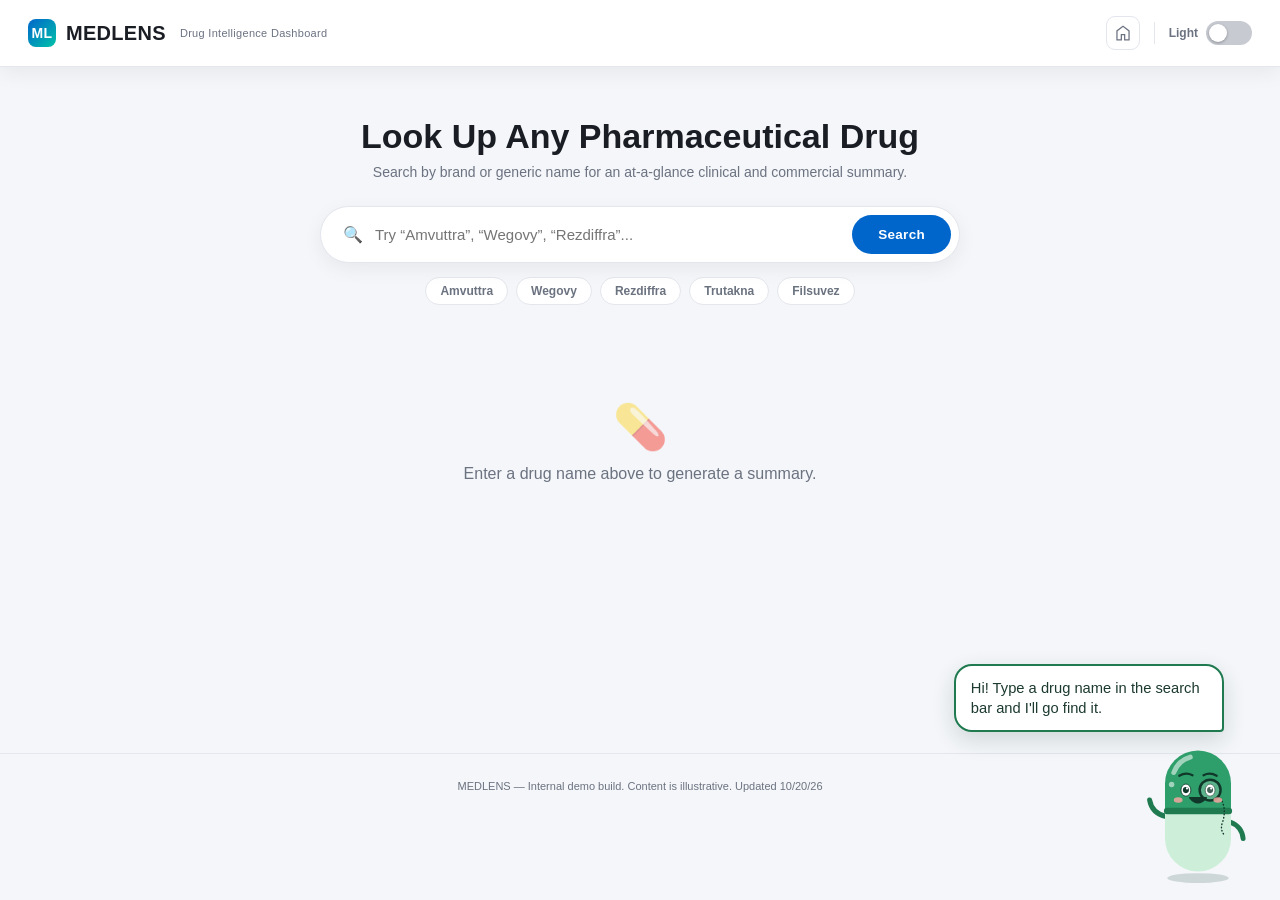
<file: index.html>
<!DOCTYPE html>
<html lang="en">
<head>
<meta charset="UTF-8">
<meta name="viewport" content="width=device-width, initial-scale=1.0">
<title>MEDLENS — Drug Intelligence Dashboard</title>
<style>
:root{
--accent:#0066CC; --accent-soft:#0066CC1a;
--bg:#f4f6f9; --panel:#ffffff; --text:#1a1d24; --muted:#6b7280; --border:#e3e6ec;
--radius:16px; --shadow:0 6px 20px rgba(20,20,40,.06); --shadow-hover:0 12px 28px rgba(20,20,40,.12);
--anatomy-color:#498fcb;
}
[data-theme="dark"]{
--bg:#0e0f14; --panel:#181a22; --text:#eef0f5; --muted:#9aa0b0; --border:#262a36;
--shadow:0 6px 20px rgba(0,0,0,.4); --shadow-hover:0 12px 30px rgba(0,0,0,.55);
}
*{box-sizing:border-box;}
body{margin:0;font-family:'Helvetica Neue',Helvetica,Arial,sans-serif;background:var(--bg);color:var(--text);transition:background .3s,color .3s;-webkit-font-smoothing:antialiased;}
header.topbar{position:sticky; top:0; z-index:50; display:flex; align-items:center; justify-content:space-between; padding:16px 28px; background:var(--panel); border-bottom:1px solid var(--border); box-shadow:var(--shadow);}
.logo{ display:flex; align-items:center; gap:10px; font-weight:700; font-size:20px; letter-spacing:.3px;}
.logo .mark{ width:28px;height:28px;border-radius:8px; background:linear-gradient(135deg,#0066CC,#00C2A8); display:flex;align-items:center;justify-content:center;color:#fff;font-size:14px;font-weight:800;}
.logo-sub{ font-size:11px; color:var(--muted); font-weight:500; margin-left:4px;}
.switch{ position:relative; width:46px; height:24px; flex-shrink:0;}
.switch input{ opacity:0; width:0; height:0;}
.slider{ position:absolute; cursor:pointer; inset:0; background:#c7cad1; border-radius:24px; transition:.25s;}
.slider::before{ content:""; position:absolute; height:18px;width:18px;left:3px;bottom:3px;background:#fff;border-radius:50%;transition:.25s; box-shadow:0 1px 3px rgba(0,0,0,.3);}
input:checked + .slider{ background:var(--accent);}
input:checked + .slider::before{ transform:translateX(22px);}
.theme-row{ display:flex; align-items:center; gap:8px; font-size:12px; color:var(--muted); font-weight:600;}
.nav-right{ display:flex; align-items:center; gap:14px; }
.nav-divider{ width:1px; height:22px; background:var(--border); flex-shrink:0; }
/* Hub link. The icon is inlined with fill="currentColor" rather than
   loaded as an <img>, so its color follows the CSS below and tracks
   light/dark and hover automatically — an <img> can't be recolored. */
.hub-link{ position:relative; display:flex; align-items:center; justify-content:center; width:34px; height:34px; border-radius:9px; color:var(--muted); text-decoration:none; border:1px solid var(--border); transition:color .2s, border-color .2s, background .2s; flex-shrink:0; }
.hub-link:hover{ color:var(--accent); border-color:var(--accent); background:var(--accent-soft); }
.hub-link:focus-visible{ outline:2px solid var(--accent); outline-offset:2px; }
.hub-link svg{ width:20px; height:20px; display:block; }
/* Styled tooltip instead of the native title attribute: appears at
   once rather than after the browser's ~1s delay, matches the panel
   styling, and also shows on keyboard focus. Hidden with opacity
   rather than visibility/display so the text still supplies the
   link's accessible name — the icon alone has none. */
.hub-tip{ position:absolute; top:calc(100% + 10px); left:50%; transform:translateX(-50%) translateY(-3px); background:var(--panel); color:var(--text); border:1px solid var(--border); box-shadow:var(--shadow); font-size:11.5px; font-weight:700; letter-spacing:.2px; white-space:nowrap; padding:6px 11px; border-radius:8px; opacity:0; pointer-events:none; transition:opacity .15s ease, transform .15s ease; }
.hub-tip::before{ content:""; position:absolute; bottom:100%; left:50%; margin-left:-5px; border:5px solid transparent; border-bottom-color:var(--border); }
.hub-tip::after{ content:""; position:absolute; bottom:100%; left:50%; margin-left:-4px; border:4px solid transparent; border-bottom-color:var(--panel); }
.hub-link:hover .hub-tip, .hub-link:focus-visible .hub-tip{ opacity:1; transform:translateX(-50%) translateY(0); }
@media (prefers-reduced-motion:reduce){ .hub-tip{ transition:none; } }
.hero{ max-width:900px; margin:50px auto 0; padding:0 24px; text-align:center;}
.hero h1{ font-size:34px; font-weight:700; margin:0 0 8px; }
.hero p{ color:var(--muted); font-size:14px; margin:0 0 26px; }
.search-wrap{ max-width:640px; margin:0 auto; position:relative; }
.search-box{display:flex; align-items:center; gap:10px; background:var(--panel); border:1.5px solid var(--border); border-radius:999px; padding:8px 8px 8px 22px; box-shadow:var(--shadow); transition:border-color .2s;}
.search-box:focus-within{ border-color:var(--accent); }
.search-box input{flex:1; min-width:0; border:none; outline:none; background:transparent; font-family:inherit; font-size:15px; color:var(--text);}
.search-btn{background:var(--accent); color:#fff; border:none; border-radius:999px; padding:12px 26px; font-family:inherit; font-weight:700; font-size:13.5px; cursor:pointer; transition:all .2s; letter-spacing:.3px;}
.search-btn:hover{ background:#0052a3; }
.suggestions{display:flex; gap:8px; justify-content:center; margin-top:14px; flex-wrap:wrap;}
.chip-btn{border:1px solid var(--border); background:var(--panel); color:var(--muted); padding:6px 14px; border-radius:999px; font-size:12px; font-weight:600; cursor:pointer; transition:all .2s; font-family:inherit;}
.chip-btn:hover{ border-color:var(--accent); color:var(--accent); }
#loading{ display:none; text-align:center; padding:50px 0; color:var(--muted); font-size:14px; }
#loading.show{ display:block; }
.spinner{width:32px;height:32px;border-radius:50%; border:3px solid var(--border); border-top-color:var(--accent); margin:0 auto 14px; animation:spin 0.8s linear infinite;}
@keyframes spin{ to{ transform:rotate(360deg); } }
#emptyState{ text-align:center; padding:60px 20px; color:var(--muted); }
#emptyState .big-icon{ font-size:44px; margin-bottom:12px; opacity:.5; }
main{ max-width:1100px; margin:0 auto; padding:36px 24px 80px; }
.result-card{ display:none; }
.result-card.show{ display:block; animation:fadeIn .35s ease; }
@keyframes fadeIn{ from{opacity:0; transform:translateY(8px);} to{opacity:1; transform:translateY(0);} }
.drug-header{background:var(--panel); border:1px solid var(--border); border-radius:var(--radius); padding:28px 32px; box-shadow:var(--shadow); display:flex; justify-content:space-between; align-items:flex-start; gap:20px; flex-wrap:wrap;}
.drug-title-block h2{ font-size:28px; font-weight:700; margin:0 0 2px; }
.drug-generic{ font-size:13.5px; color:var(--muted); font-style:italic; margin-bottom:10px; }
.drug-tags{ display:flex; gap:8px; flex-wrap:wrap; }
.tag{ font-size:11px; font-weight:700; padding:4px 11px; border-radius:999px; background:var(--accent-soft); color:var(--accent); text-transform:uppercase; letter-spacing:.4px; }
.tag.class-tag{ background:#00C2A81a; color:#00997f; }
.confidence-note{ font-size:11px; color:var(--muted); max-width:220px; text-align:right; }
.header-links{ display:flex; gap:10px; margin-top:12px; flex-wrap:wrap; }
.link-btn{display:inline-flex; align-items:center; gap:6px; font-size:12px; font-weight:700; padding:8px 14px; border-radius:999px; text-decoration:none; border:1.5px solid var(--accent); color:var(--accent); transition:all .2s;}
.link-btn:hover{ background:var(--accent); color:#fff; }
.link-btn.secondary{ border-color:var(--border); color:var(--muted); }
.link-btn.secondary:hover{ background:var(--muted); color:#fff; border-color:var(--muted); }
.grid-2{ display:grid; grid-template-columns:1fr 1fr; gap:20px; margin-top:20px; }
.grid-3{ display:grid; grid-template-columns:repeat(3,1fr); gap:20px; margin-top:20px; }
@media (max-width:800px){ .grid-2, .grid-3{ grid-template-columns:1fr; } }
/* Narrow phones: the logo, its subtitle, the hub link and the theme
   toggle together need more room than a ~380px bar has, which pushed
   the nav a few px past the viewport. The subtitle is the secondary
   element and was wrapping onto three lines anyway, so it steps aside
   and the bar tightens up. */
@media (max-width:600px){
  header.topbar{ padding:14px 16px; }
  .logo{ font-size:18px; }
  .logo-sub{ display:none; }
}
.panel{ background:var(--panel); border:1px solid var(--border); border-radius:var(--radius); padding:24px 26px; box-shadow:var(--shadow); }
.panel h3{ font-size:14px; text-transform:uppercase; letter-spacing:1px; color:var(--accent); margin:0 0 14px; font-weight:700; }
.panel p{ font-size:14px; line-height:1.65; color:var(--text); margin:0 0 10px; }
.panel ul{ margin:0; padding-left:18px; font-size:13.5px; line-height:1.8; color:var(--text); }
.layman-box{background:var(--accent-soft); border:1px solid var(--border); border-radius:12px; padding:16px 18px; margin-top:14px;}
.layman-box .label-row{ display:flex; align-items:center; gap:8px; margin-bottom:8px; }
.layman-box .label-row span.emoji{ font-size:16px; }
.layman-box .label-row b{ font-size:12px; text-transform:uppercase; letter-spacing:.5px; color:var(--accent); }
.layman-box p{ margin:0; font-size:13.5px; line-height:1.6; }
/* Body map infographic — RESCALED to 2x (was 2.5x) */
.bodymap-wrap{ display:flex; flex-direction:column; align-items:center; }
.bodymap{ position:relative; width:300px; max-width:100%; }
.bodymap svg{ width:100%; display:block; }
.bodymap .zone{ transition:opacity .2s; cursor:pointer; }
.bodymap .zone.active{ fill:var(--accent) !important; opacity:1; }
.bodymap .zone.inactive{ opacity:.15; }
.zone-legend{ margin-top:14px; display:flex; flex-direction:column; gap:6px; width:100%; }
.zone-legend-item{ display:flex; align-items:center; gap:8px; font-size:12.5px; }
.zone-legend-dot{ width:10px;height:10px;border-radius:50%; background:var(--accent); flex-shrink:0; }
.resource-item{display:flex; align-items:flex-start; gap:12px; padding:12px 0; border-bottom:1px solid var(--border);}
.resource-item:last-child{ border-bottom:none; }
.resource-icon{ width:34px;height:34px; border-radius:9px; background:var(--accent-soft); display:flex; align-items:center; justify-content:center; font-size:16px; flex-shrink:0; }
.resource-text h4{ margin:0 0 3px; font-size:13.5px; font-weight:700; }
.resource-text p{ margin:0; font-size:12.5px; color:var(--muted); line-height:1.5; }
.resource-link{ font-size:11.5px; font-weight:700; color:var(--accent); text-decoration:none; }
.company-card{ display:flex; align-items:center; gap:16px; margin-bottom:16px; }
.company-logo-mark{ width:52px;height:52px; border-radius:12px; background:var(--accent); color:#fff; display:flex; align-items:center; justify-content:center; font-weight:800; font-size:18px; flex-shrink:0; }
.company-meta h4{ margin:0 0 2px; font-size:15px; font-weight:700; }
.company-meta span{ font-size:12px; color:var(--muted); }
.stat-row{ display:flex; gap:18px; margin-top:14px; flex-wrap:wrap; }
.stat{ flex:1; min-width:90px; }
.stat .val{ font-size:18px; font-weight:800; }
.stat .lbl{ font-size:10.5px; color:var(--muted); text-transform:uppercase; letter-spacing:.4px; }
.company-website-link{ display:inline-flex; align-items:center; gap:6px; font-size:12.5px; font-weight:700; color:var(--accent); text-decoration:none; margin-top:14px; }
.company-website-link:hover{ text-decoration:underline; }
.other-drugs-wrap{ margin-top:18px; padding-top:16px; border-top:1px solid var(--border); }
.other-drugs-wrap h4{ margin:0 0 10px; font-size:12px; text-transform:uppercase; letter-spacing:.5px; color:var(--muted); font-weight:700; }
.other-drugs-list{ display:flex; flex-wrap:wrap; gap:8px; }
.other-drug-chip{ font-size:12px; padding:6px 13px; border-radius:999px; background:var(--bg); border:1px solid var(--border); font-weight:600; }
a.other-drug-chip{ display:inline-block; text-decoration:none; color:var(--text); cursor:pointer; transition:all .2s; }
a.other-drug-chip:hover{ background:var(--accent); color:#fff; border-color:var(--accent); }
.side-effects-list{ display:flex; flex-wrap:wrap; gap:8px; }
.se-chip{ font-size:12px; padding:6px 12px; border-radius:8px; background:var(--bg); border:1px solid var(--border); }
.se-chip.serious{ background:#e7004c1a; color:#e7004c; border-color:#e7004c40; font-weight:700; }
.similar-drugs-wrap{ margin-top:20px; padding-top:16px; border-top:1px solid var(--border); }
.similar-drugs-wrap h3{ font-size:14px; text-transform:uppercase; letter-spacing:1px; color:var(--accent); margin:0 0 12px; font-weight:700; }
.similar-drugs-list{ display:flex; flex-wrap:wrap; gap:8px; }
.similar-drug-link{font-size:12.5px; font-weight:700; padding:6px 14px; border-radius:999px; background:var(--accent-soft); color:var(--accent); text-decoration:none; border:1px solid var(--border); cursor:pointer; transition:all .2s;}
.similar-drug-link:hover{ background:var(--accent); color:#fff; }
.disclaimer{margin-top:28px; font-size:11.5px; color:var(--muted); background:var(--panel); border:1px dashed var(--border); border-radius:12px; padding:14px 18px; line-height:1.6;}
.disclaimer b{ color:var(--text); }
.trial-banner{ display:flex; align-items:flex-start; gap:14px; background:var(--accent-soft); border:1.5px solid var(--accent); border-radius:var(--radius); padding:18px 22px; margin-bottom:20px; box-shadow:var(--shadow); }
.trial-banner-icon{ font-size:22px; line-height:1; flex-shrink:0; }
.trial-banner-body{ flex:1; min-width:0; }
.trial-banner-title{ font-size:13px; font-weight:800; text-transform:uppercase; letter-spacing:.5px; color:var(--accent); margin:0 0 4px; }
.trial-banner-text{ font-size:13px; line-height:1.55; color:var(--text); margin:0 0 10px; }
.trial-banner-meta{ display:flex; gap:8px; flex-wrap:wrap; }
.trial-meta-chip{ font-size:11px; font-weight:700; padding:4px 11px; border-radius:999px; background:var(--panel); border:1px solid var(--accent); color:var(--accent); text-transform:uppercase; letter-spacing:.4px; }
.trial-meta-chip.trial-meta-link{ text-decoration:none; cursor:pointer; transition:all .2s; }
.trial-meta-chip.trial-meta-link:hover{ background:var(--accent); color:#fff; }
.coverage-panel{ margin-top:20px; }
.coverage-panel > h3{ font-size:14px; text-transform:uppercase; letter-spacing:1px; color:var(--accent); margin:0 0 4px; font-weight:700; }
.coverage-sub-label{ font-size:11.5px; color:var(--muted); margin:0 0 16px; }
.coverage-list{ display:flex; flex-direction:column; }
.coverage-item{ display:block; text-decoration:none; color:inherit; padding:14px 0; border-top:1px solid var(--border); }
.coverage-item:first-child{ border-top:none; padding-top:2px; }
.coverage-item:hover .coverage-headline{ color:var(--accent); text-decoration:underline; }
.coverage-meta{ display:flex; align-items:center; gap:8px; flex-wrap:wrap; margin-bottom:6px; }
.coverage-outlet{ font-size:10.5px; font-weight:700; letter-spacing:.4px; text-transform:uppercase; color:var(--accent); background:var(--accent-soft); padding:3px 9px; border-radius:999px; }
.coverage-date{ font-size:11px; color:var(--muted); font-variant-numeric:tabular-nums; }
.coverage-headline{ font-size:14.5px; font-weight:700; line-height:1.35; margin:0 0 4px; color:var(--text); }
.coverage-sub{ font-size:12.5px; line-height:1.55; color:var(--muted); margin:0; }
.coverage-foot{ margin-top:16px; padding-top:13px; border-top:1px solid var(--border); font-size:11px; color:var(--muted); display:flex; justify-content:space-between; gap:12px; flex-wrap:wrap; align-items:center; }
.coverage-foot a{ color:var(--accent); text-decoration:none; font-weight:700; }
.coverage-foot a:hover{ text-decoration:underline; }
.coverage-empty{ display:flex; gap:13px; align-items:flex-start; background:var(--bg); border:1px dashed var(--border); border-radius:12px; padding:16px 18px; }
.coverage-empty-icon{ font-size:17px; line-height:1.2; flex-shrink:0; }
.coverage-empty-title{ font-size:13px; font-weight:700; margin:0 0 3px; color:var(--text); }
.coverage-empty-text{ font-size:12.5px; line-height:1.55; color:var(--muted); margin:0; }
.coverage-empty-text a{ color:var(--accent); font-weight:700; text-decoration:none; }
.coverage-empty-text a:hover{ text-decoration:underline; }
.coverage-skel-row{ padding:14px 0; border-top:1px solid var(--border); }
.coverage-skel-row:first-child{ border-top:none; padding-top:2px; }
.sk{ background:var(--border); border-radius:5px; height:9px; animation:skpulse 1.4s ease-in-out infinite; }
.sk.chip{ width:74px; height:15px; border-radius:999px; margin-bottom:8px; }
.sk.l1{ width:92%; height:12px; margin-bottom:7px; }
.sk.l2{ width:64%; }
@keyframes skpulse{ 0%,100%{ opacity:.55; } 50%{ opacity:1; } }
@media (prefers-reduced-motion:reduce){ .sk{ animation:none; } }
.source-note{ display:flex; align-items:center; gap:6px; font-size:11px; color:var(--muted); margin-top:16px; justify-content:flex-end; }
.source-dot{ width:6px;height:6px;border-radius:50%; background:#00C2A8; }
footer{ text-align:center; padding:26px; font-size:11px; color:var(--muted); border-top:1px solid var(--border); }
</style>
<link rel="stylesheet" href="avatar.css">
</head>
<body data-theme="light">
<header class="topbar">
<div class="logo"><span class="mark">ML</span>MEDLENS<span class="logo-sub">Drug Intelligence Dashboard</span></div>
<div class="nav-right">
<a class="hub-link" href="https://hellophong.github.io/pharma-lab/">
<svg xmlns="http://www.w3.org/2000/svg" viewBox="0 -960 960 960" fill="currentColor" aria-hidden="true" focusable="false"><path d="M220-180h150v-250h220v250h150v-390L480-765 220-570v390Zm-60 60v-480l320-240 320 240v480H530v-250H430v250H160Zm320-353Z"/></svg>
<span class="hub-tip">Pharma Lab</span>
</a>
<span class="nav-divider"></span>
<div class="theme-row">
<span id="themeLabel">Light</span>
<label class="switch">
<input type="checkbox" id="themeToggle">
<span class="slider"></span>
</label>
</div>
</div>
</header>
<div class="hero">
<h1>Look Up Any Pharmaceutical Drug</h1>
<p>Search by brand or generic name for an at-a-glance clinical and commercial summary.</p>
<div class="search-wrap">
<div class="search-box">
<span>🔍</span>
<input type="text" id="searchInput" placeholder="Try “Amvuttra”, “Wegovy”, “Rezdiffra”...">
<button class="search-btn" id="searchBtn">Search</button>
</div>
</div>
<div class="suggestions">
<button class="chip-btn" data-drug="amvuttra">Amvuttra</button>
<button class="chip-btn" data-drug="wegovy">Wegovy</button>
<button class="chip-btn" data-drug="rezdiffra">Rezdiffra</button>
<button class="chip-btn" data-drug="trutakna">Trutakna</button>
<button class="chip-btn" data-drug="filsuvez">Filsuvez</button>
</div>
</div>
<main>
<div id="loading">
<div class="spinner"></div>
Searching drug databases...
</div>
<div id="emptyState">
<div class="big-icon">💊</div>
<div>Enter a drug name above to generate a summary.</div>
</div>
<div class="result-card" id="resultCard"></div>
<div class="disclaimer" id="globalDisclaimer" style="display:none;">
<b>Data notice:</b> Summaries are generated from public FDA label data and AI interpretation. Always verify against current official prescribing information before clinical or promotional use.
</div>
</main>
<footer>MEDLENS — Internal demo build. Content is illustrative. Updated 10/20/26</footer>

<!-- Capsule avatar. Sits here rather than literally after the main
     <script> because that script runs at parse time and wires the
     avatar up directly — matching how every other element in this file
     is bound. Placed after it, getElementById('mlAvatar') would be null. -->
<div class="ml-avatar" id="mlAvatar" data-state="idle">
  <div class="ml-bubble" role="status" aria-live="polite"><p class="ml-bubble-text"></p></div>
  <svg viewBox="0 0 240 280" role="img" aria-label="MedLens helper: a green capsule wearing a monocle">
    <ellipse class="ml-ground" cx="120" cy="262" rx="56" ry="9" fill="var(--ml-shadow)"/>

    <g class="ml-think" aria-hidden="true">
      <circle cx="194" cy="50" r="5" fill="var(--ml-capsule-seam)"/>
      <circle cx="210" cy="33" r="6.5" fill="var(--ml-capsule-seam)"/>
      <circle cx="228" cy="14" r="8" fill="var(--ml-capsule-seam)"/>
    </g>

    <g class="ml-spark" aria-hidden="true"><path d="M44 60 l3 8 8 3 -8 3 -3 8 -3 -8 -8 -3 8 -3 Z" fill="var(--ml-spark)"/></g>
    <g class="ml-spark" aria-hidden="true"><path d="M200 70 l2 6 6 2 -6 2 -2 6 -2 -6 -6 -2 6 -2 Z" fill="var(--ml-spark)"/></g>
    <g class="ml-spark" aria-hidden="true"><path d="M58 30 l2 5 5 2 -5 2 -2 5 -2 -5 -5 -2 5 -2 Z" fill="var(--ml-spark)"/></g>

    <g class="ml-sway">
    <g class="ml-body">
    <g class="ml-react">
      <path class="ml-arm-l" d="M62 150 q-26 -6 -30 -30" fill="none" stroke="var(--ml-capsule-seam)" stroke-width="9" stroke-linecap="round"/>
      <path class="ml-arm-r" d="M178 160 q22 8 24 30" fill="none" stroke="var(--ml-capsule-seam)" stroke-width="9" stroke-linecap="round"/>

      <path d="M60 140 V90 a60 60 0 0 1 120 0 V140 Z" fill="var(--ml-capsule-top)"/>
      <path d="M60 140 V190 a60 60 0 0 0 120 0 V140 Z" fill="var(--ml-capsule-bottom)"/>
      <rect x="58" y="134" width="124" height="12" rx="6" fill="var(--ml-capsule-seam)"/>
      <path d="M76 70 q8 -22 30 -28" fill="none" stroke="var(--ml-shine)" stroke-width="9" stroke-linecap="round"/>
      <circle cx="72" cy="92" r="5" fill="var(--ml-shine)"/>

      <path class="ml-brow ml-brow--l" d="M86 76 q12 -7 24 -1" fill="none" stroke="var(--ml-face)" stroke-width="4" stroke-linecap="round"/>
      <path class="ml-brow ml-brow--r" d="M130 75 q12 -6 24 1" fill="none" stroke="var(--ml-face)" stroke-width="4" stroke-linecap="round"/>

      <g class="ml-gaze">
        <g class="ml-eye-lids">
          <ellipse cx="98" cy="102" rx="9" ry="11" fill="#fff" stroke="var(--ml-face)" stroke-width="1.5"/>
          <circle class="ml-pupil" cx="98" cy="102" r="5.5" fill="var(--ml-face)"/>
          <circle cx="100" cy="99" r="2" fill="#fff"/>
        </g>
        <g class="ml-eye-lids">
          <ellipse cx="142" cy="102" rx="9" ry="11" fill="#fff" stroke="var(--ml-face)" stroke-width="1.5"/>
          <circle class="ml-pupil" cx="142" cy="102" r="5.5" fill="var(--ml-face)"/>
          <circle cx="144" cy="99" r="2" fill="#fff"/>
        </g>
      </g>

      <g class="ml-monocle">
        <path d="M158 112 q16 22 6 50 q-4 12 4 22" fill="none" stroke="var(--ml-frames)" stroke-width="2.5" stroke-linecap="round" stroke-dasharray="1 5"/>
        <circle cx="142" cy="102" r="19" fill="var(--ml-lens)" stroke="var(--ml-frames)" stroke-width="4.5"/>
        <path class="ml-glint" d="M131 91 l7 -5" stroke="#fff" stroke-width="3" stroke-linecap="round"/>
      </g>

      <ellipse cx="84" cy="120" rx="8" ry="5" fill="var(--ml-cheek)" opacity=".85"/>
      <ellipse cx="156" cy="120" rx="8" ry="5" fill="var(--ml-cheek)" opacity=".85"/>

      <path class="ml-mouth--smile" d="M108 118 q12 12 24 0" fill="none" stroke="var(--ml-face)" stroke-width="4.5" stroke-linecap="round"/>
      <path class="ml-mouth--grin" d="M105 116 q15 18 30 0 z" fill="var(--ml-face)" stroke="var(--ml-face)" stroke-width="3" stroke-linejoin="round"/>
      <path class="ml-mouth--flat" d="M111 121 q4.5 -4 9 0 q4.5 4 9 0" fill="none" stroke="var(--ml-face)" stroke-width="4" stroke-linecap="round"/>
      <ellipse class="ml-mouth--o" cx="120" cy="122" rx="5" ry="6" fill="var(--ml-face)"/>
    </g>
    </g>
    </g>
  </svg>
</div>

<script src="avatar.js"></script>
<script>
// Avatar handle. Declared up here so doSearch can reference it safely;
// it's created once the page has finished wiring everything else up.
let mlAvatar = null;
// lookupDrug returns null for both "no such drug" and "request failed".
// The avatar needs to tell those apart to say the right thing, so the
// reason is recorded here rather than changing lookupDrug's return type,
// which doSearch and the chip buttons already depend on.
let lastLookupFailure = null;

// Decides what actually gets sent to the API. extractDrug() keeps only
// the first word that isn't filler, which is right for a question but
// wrong for a drug whose name is several words. Compare the word counts:
// if nothing was filtered, the query was never a sentence, so send it as
// typed.
function mlSearchTerm(rawQuery){
const raw = String(rawQuery || '').trim();
const words = raw.toLowerCase().replace(/[^a-z0-9\s-]/g, ' ').split(/\s+/).filter(Boolean);
const kept = words.filter(w => !ML_FILLER.has(w));
const strippedFiller = kept.length < words.length;
if(!strippedFiller) return raw;            // "insulin glargine" -> unchanged
return extractDrug(raw) || raw;            // "side effects of metformin" -> "metformin"
}
const DB = {
amvuttra:{brand:"AMVUTTRA", generic:"vutrisiran", company:"Alnylam Pharmaceuticals", companyInitials:"AL", companyFounded:"2002", companyHQ:"Cambridge, MA", companyFocus:"RNAi Therapeutics", drugClass:"RNA Interference (RNAi) Therapeutic", route:"Subcutaneous injection", frequency:"Every 3 months", accent:"#E7004C", indication:"Amvuttra is used to treat polyneuropathy caused by hereditary transthyretin-mediated (hATTR) amyloidosis in adults.", laymanSummary:"Amvuttra helps people whose bodies make a faulty protein that builds up and damages nerves over time.", drugWebsite:"https://www.amvuttra.com", companyWebsite:"https://www.alnylam.com", otherDrugs:["Onpattro","Givlaari","Oxlumo","Leqvio"], bodyZones:["peripheral-nerves","heart"], bodyZoneLabels:{"peripheral-nerves":"Peripheral Nervous System — primary site of amyloid deposit damage","heart":"Cardiac tissue — amyloidosis can also affect the heart"}, sideEffects:[{name:"Injection site reactions",serious:false},{name:"Fatigue",serious:false},{name:"Peripheral edema",serious:false},{name:"Vitamin A deficiency",serious:true}], resources:[{icon:"🤝", title:"Alnylam Assist", text:"Patient support program offering financial assistance."},{icon:"📞", title:"1:1 Nurse Educator Access", text:"Dedicated nurse educators for onboarding support."},{icon:"💰", title:"Copay Savings Card", text:"Eligible patients may pay as little as $0 per dose."}]},
wegovy:{brand:"WEGOVY", generic:"semaglutide", company:"Novo Nordisk", companyInitials:"NN", companyFounded:"1923", companyHQ:"Bagsværd, Denmark", companyFocus:"Diabetes & Obesity Care", drugClass:"GLP-1 Receptor Agonist", route:"Subcutaneous injection / oral tablet", frequency:"Weekly (injection) or daily (tablet)", accent:"#0092BC", indication:"Wegovy is indicated for chronic weight management in adults and adolescents with obesity.", laymanSummary:"Wegovy is a weekly shot that helps people feel full faster and eat less, supporting weight loss over time.", drugWebsite:"https://www.wegovy.com", companyWebsite:"https://www.novonordisk.com", otherDrugs:["Ozempic","Rybelsus","Saxenda","Victoza"], bodyZones:["brain","stomach","heart"], bodyZoneLabels:{"brain":"Hypothalamus — appetite signaling","stomach":"GI tract — slows gastric emptying","heart":"Cardiovascular system — reduces cardiac events"}, sideEffects:[{name:"Nausea",serious:false},{name:"Diarrhea",serious:false},{name:"Constipation",serious:false},{name:"Pancreatitis",serious:true},{name:"Gallbladder issues",serious:true}], resources:[{icon:"🌱", title:"Live Lighter™ Program", text:"Behavioral support and meal planning tools."},{icon:"💳", title:"NovoCare Savings Offer", text:"Savings card for eligible patients."},{icon:"📱", title:"Injection Pen Tutorial App", text:"Step-by-step self-injection guide."}]},
rezdiffra:{brand:"REZDIFFRA", generic:"resmetirom", company:"Madrigal Pharmaceuticals", companyInitials:"MD", companyFounded:"2011", companyHQ:"West Conshohocken, PA", companyFocus:"Liver Disease (MASH/NASH)", drugClass:"Thyroid Hormone Receptor-Beta Agonist", route:"Oral tablet", frequency:"Once daily", accent:"#140FA5", indication:"Rezdiffra treats adults with noncirrhotic MASH with moderate to advanced liver fibrosis.", laymanSummary:"Rezdiffra is a daily pill that helps improve liver health and slow damage from MASH.", drugWebsite:"https://www.rezdiffra.com", companyWebsite:"https://www.madrigalpharma.com", otherDrugs:["No other approved products"], bodyZones:["liver"], bodyZoneLabels:{"liver":"Liver — reduces fat accumulation and fibrosis progression"}, sideEffects:[{name:"Diarrhea",serious:false},{name:"Nausea",serious:false},{name:"Itching",serious:false},{name:"Vomiting",serious:false},{name:"Liver enzyme elevation",serious:true}], resources:[{icon:"🩺", title:"Madrigal Cares", text:"Support hub for insurance and financial assistance."},{icon:"📖", title:"MASH Education Center", text:"Disease-state education resources."},{icon:"💰", title:"Copay Assistance Program", text:"Support to reduce out-of-pocket cost."}]},
trutakna:{brand:"TRUTAKNA", generic:"atacicept", company:"Vera Therapeutics", companyInitials:"VT", companyFounded:"2016", companyHQ:"Brisbane, CA", companyFocus:"Kidney & Immune Disease", drugClass:"Dual B-Lymphocyte Stimulator / APRIL Inhibitor", route:"Subcutaneous injection", frequency:"Weekly", accent:"#36508C", indication:"Trutakna is being developed to treat IgA nephropathy (IgAN).", laymanSummary:"Trutakna is a weekly shot studied for people whose kidneys are damaged by their own immune system.", drugWebsite:"https://www.veratx.com/trutakna", companyWebsite:"https://www.veratx.com", otherDrugs:["No other approved commercial products"], bodyZones:["kidneys","immune-system"], bodyZoneLabels:{"kidneys":"Kidneys — primary organ affected by IgA nephropathy","immune-system":"Immune system — modulates B-cell activity"}, sideEffects:[{name:"Injection site reactions",serious:false},{name:"Headache",serious:false},{name:"Upper respiratory infection",serious:false},{name:"Reduced immunoglobulin levels",serious:true}], resources:[{icon:"🧬", title:"IgAN Patient Community", text:"Educational hub connecting patients with specialists."},{icon:"🤝", title:"Vera Cares Navigator", text:"Case management for insurance support."},{icon:"📚", title:"Clinical Trial Resource Library", text:"Information on ongoing studies."}]},
filsuvez:{brand:"FILSUVEZ", generic:"birch triterpenes", company:"Amryt Pharma (Chiesi Group)", companyInitials:"AM", companyFounded:"2015", companyHQ:"Dublin, Ireland", companyFocus:"Rare Dermatological Disease", drugClass:"Topical Gel — Wound Healing Agent", route:"Topical gel", frequency:"Applied at each dressing change", accent:"#0065A1", indication:"Filsuvez is a topical gel used for wounds associated with epidermolysis bullosa (EB).", laymanSummary:"Filsuvez is a gel applied to wounds for people with a rare skin condition, helping wounds heal faster.", drugWebsite:"https://www.filsuvez.com", companyWebsite:"https://www.chiesi.com", otherDrugs:["Lamzede","Mycapssa","Myalept"], bodyZones:["skin"], bodyZoneLabels:{"skin":"Skin — applied topically to promote wound closure"}, sideEffects:[{name:"Wound complications",serious:false},{name:"Application site reactions",serious:false},{name:"Itching",serious:false},{name:"Hypersensitivity reactions",serious:true}], resources:[{icon:"🎗️", title:"EB Patient Advocacy Link", text:"Connection to rare-disease advocacy groups."},{icon:"🩹", title:"Wound Care Training Materials", text:"Caregiver guides on proper application."},{icon:"💰", title:"Patient Assistance Program", text:"Financial support for eligible patients."}]}
};

function renderBodyMap(activeZones){
const positions = {
brain:{cx:103,cy:14,r:9},
heart:{cx:96,cy:65,r:7},
stomach:{cx:108,cy:88,r:7},
liver:{cx:92,cy:85,r:7},
kidneys:{cx:103,cy:100,r:6}
};
let extras = '';
if(activeZones.includes('peripheral-nerves')){
extras += `<line x1="103" y1="115" x2="55" y2="195" stroke="var(--accent)" stroke-width="3" opacity="0.75" stroke-linecap="round"/>
<line x1="103" y1="115" x2="150" y2="195" stroke="var(--accent)" stroke-width="3" opacity="0.75" stroke-linecap="round"/>`;
}
if(activeZones.includes('immune-system')){
extras += `<circle cx="75" cy="75" r="4" fill="var(--accent)" opacity="0.65"/>
<circle cx="130" cy="90" r="4" fill="var(--accent)" opacity="0.65"/>
<circle cx="70" cy="110" r="4" fill="var(--accent)" opacity="0.65"/>`;
}
if(activeZones.includes('skin')){
extras += `<path d="M78,45 C60,52 52,90 55,150 C58,175 65,195 75,205 M128,45 C146,52 154,90 151,150 C148,175 141,195 131,205" fill="none" stroke="var(--accent)" stroke-width="2" stroke-dasharray="4 3" opacity="0.65"/>`;
}
let circles = '';
['brain','heart','stomach','liver','kidneys'].forEach(z=>{
const p = positions[z];
const isActive = activeZones.includes(z);
circles += `<circle class="zone ${isActive?'active':'inactive'}" cx="${p.cx}" cy="${p.cy}" r="${p.r}" fill="${isActive?'var(--accent)':'#c7cad1'}"/>`;
});
return `<svg viewBox="0 0 206.326 206.326" xmlns="http://www.w3.org/2000/svg">
<g><path fill="#498fcb" d="M104.265,117.959c-0.304,3.58,2.126,22.529,3.38,29.959c0.597,3.52,2.234,9.255,1.645,12.3c-0.841,4.244-1.084,9.736-0.621,12.934c0.292,1.942,1.211,10.899-0.104,14.175c-0.688,1.718-1.949,10.522-1.949,10.522c-3.285,8.294-1.431,7.886-1.431,7.886c1.017,1.248,2.759,0.098,2.759,0.098c1.327,0.846,2.246-0.201,2.246-0.201c1.139,0.943,2.467-0.116,2.467-0.116c1.431,0.743,2.758-0.627,2.758-0.627c0.822,0.414,1.023-0.109,1.023-0.109c2.466-0.158-1.376-8.05-1.376-8.05c-0.92-7.088,0.913-11.033,0.913-11.033c6.004-17.805,6.309-22.53,3.909-29.24c-0.676-1.937-0.847-2.704-0.536-3.545c0.719-1.941,0.195-9.748,1.072-12.848c1.692-5.979,3.361-21.142,4.231-28.217c1.169-9.53-4.141-22.308-4.141-22.308c-1.163-5.2,0.542-23.727,0.542-23.727c2.381,3.705,2.29,10.245,2.29,10.245c-0.378,6.859,5.541,17.342,5.541,17.342c2.844,4.332,3.921,8.442,3.921,8.747c0,1.248-0.273,4.269-0.273,4.269l0.109,2.631c0.049,0.67,0.426,2.977,0.365,4.092c-0.444,6.862,0.646,5.571,0.646,5.571c0.92,0,1.931-5.522,1.931-5.522c0,1.424-0.348,5.687,0.42,7.295c0.919,1.918,1.595-0.329,1.607-0.78c0.243-8.737,0.768-6.448,0.768-6.448c0.511,7.088,1.139,8.689,2.265,8.135c0.853-0.407,0.073-8.506,0.073-8.506c1.461,4.811,2.569,5.577,2.569,5.577c2.411,1.693,0.92-2.983,0.585-3.909c-1.784-4.92-1.839-6.625-1.839-6.625c2.229,4.421,3.909,4.257,3.909,4.257c2.174-0.694-1.9-6.954-4.287-9.953c-1.218-1.528-2.789-3.574-3.245-4.789c-0.743-2.058-1.304-8.674-1.304-8.674c-0.225-7.807-2.155-11.198-2.155-11.198c-3.3-5.282-3.921-15.135-3.921-15.135l-0.146-16.635c-1.157-11.347-9.518-11.429-9.518-11.429c-8.451-1.258-9.627-3.988-9.627-3.988c-1.79-2.576-0.767-7.514-0.767-7.514c1.485-1.208,2.058-4.415,2.058-4.415c2.466-1.891,2.345-4.658,1.206-4.628c-0.914,0.024-0.707-0.733-0.707-0.733C115.068,0.636,104.01,0,104.01,0h-1.688c0,0-11.063,0.636-9.523,13.089c0,0,0.207,0.758-0.715,0.733c-1.136-0.03-1.242,2.737,1.215,4.628c0,0,0.572,3.206,2.058,4.415c0,0,1.023,4.938-0.767,7.514c0,0-1.172,2.73-9.627,3.988c0,0-8.375,0.082-9.514,11.429l-0.158,16.635c0,0-0.609,9.853-3.922,15.135c0,0-1.921,3.392-2.143,11.198c0,0-0.563,6.616-1.303,8.674c-0.451,1.209-2.021,3.255-3.249,4.789c-2.408,2.993-6.455,9.24-4.29,9.953c0,0,1.689,0.164,3.909-4.257c0,0-0.046,1.693-1.827,6.625c-0.35,0.914-1.839,5.59,0.573,3.909c0,0,1.117-0.767,2.569-5.577c0,0-0.779,8.099,0.088,8.506c1.133,0.555,1.751-1.047,2.262-8.135c0,0,0.524-2.289,0.767,6.448c0.012,0.451,0.673,2.698,1.596,0.78c0.779-1.608,0.429-5.864,0.429-7.295c0,0,0.999,5.522,1.933,5.522c0,0,1.099,1.291,0.648-5.571c-0.073-1.121,0.32-3.422,0.369-4.092l0.106-2.631c0,0-0.274-3.014-0.274-4.269c0-0.311,1.078-4.415,3.921-8.747c0,0,5.913-10.488,5.532-17.342c0,0-0.082-6.54,2.299-10.245c0,0,1.69,18.526,0.545,23.727c0,0-5.319,12.778-4.146,22.308c0.864,7.094,2.53,22.237,4.226,28.217c0.886,3.094,0.362,10.899,1.072,12.848c0.32,0.847,0.152,1.627-0.536,3.545c-2.387,6.71-2.083,11.436,3.921,29.24c0,0,1.848,3.945,0.914,11.033c0,0-3.836,7.892-1.379,8.05c0,0,0.192,0.523,1.023,0.109c0,0,1.327,1.37,2.761,0.627c0,0,1.328,1.06,2.463,0.116c0,0,0.91,1.047,2.237,0.201c0,0,1.742,1.175,2.777-0.098c0,0,1.839,0.408-1.435-7.886c0,0-1.254-8.793-1.945-10.522c-1.318-3.275-0.387-12.251-0.106-14.175c0.453-3.216,0.21-8.695-0.618-12.934c-0.606-3.038,1.035-8.774,1.641-12.3c1.245-7.423,3.685-26.373,3.38-29.959l1.008,0.354C103.809,118.312,104.265,117.959,104.265,117.959z"/></g>
${extras}${circles}</svg>`;
}

function renderSimilarDrugs(drugKey){
const d = DB[drugKey];
if(!d.similarDrugs || d.similarDrugs.length === 0) return '';
const others = d.similarDrugs.filter(name => name.toLowerCase() !== d.brand.toLowerCase());
if(others.length === 0) return '';
const linksHTML = others.map(name => `<a href="#" class="similar-drug-link" data-similar="${name}">${name}</a>`).join('');
return `<div class="similar-drugs-wrap"><h3>Other Brands with the Same Active Ingredient</h3><div class="similar-drugs-list">${linksHTML}</div></div>`;
}

const API_BASE = 'https://medlens-backend-tqmk.onrender.com';

// Article text comes from a third-party news feed, so it's escaped
// before going anywhere near innerHTML.
function esc(s){
return String(s == null ? '' : s).replace(/[&<>"']/g, c => ({'&':'&amp;','<':'&lt;','>':'&gt;','"':'&quot;',"'":'&#39;'})[c]);
}
function safeUrl(u){
const s = String(u || '');
return /^https?:\/\//i.test(s) ? s : '#';
}

function renderCoverageSkeleton(){
const row = '<div class="coverage-skel-row"><div class="sk chip"></div><div class="sk l1"></div><div class="sk l2"></div></div>';
return `<div class="panel coverage-panel"><h3>Recent Coverage</h3><p class="coverage-sub-label">Looking for recent articles…</p><div>${row}${row}${row}</div></div>`;
}

function renderCoverageEmpty(status, searchUrl){
const link = searchUrl ? ` <a href="${safeUrl(searchUrl)}" target="_blank" rel="noopener noreferrer">search Google News ↗</a>` : '';
let icon, title, text;
if(status === 'filtered'){
icon = '🔎';
title = 'No coverage from recognized outlets';
text = 'Recent articles were found, but none from established news organizations or medical trade publications, so none are shown here.';
} else if(status === 'error'){
icon = '⚠️';
title = "Couldn't load coverage right now";
text = 'The news feed didn\'t respond. The rest of this drug summary is unaffected — try refreshing in a moment.';
} else {
icon = '📭';
title = 'No recent news coverage found';
text = `Nothing published about this drug in the last 12 months. Older or more specialized coverage may exist —${link || ''}`;
}
return `<div class="panel coverage-panel"><h3>Recent Coverage</h3><div class="coverage-empty"><span class="coverage-empty-icon">${icon}</span><div><p class="coverage-empty-title">${title}</p><p class="coverage-empty-text">${text}</p></div></div></div>`;
}

function renderCoverageArticles(data){
const items = (data.articles || []).map(a => {
const sub = a.subhead ? `<p class="coverage-sub">${esc(a.subhead)}</p>` : '';
const date = a.date ? `<span class="coverage-date">${esc(a.date)}</span>` : '';
return `<a class="coverage-item" href="${safeUrl(a.url)}" target="_blank" rel="noopener noreferrer"><div class="coverage-meta"><span class="coverage-outlet">${esc(a.outlet)}</span>${date}</div><p class="coverage-headline">${esc(a.headline)}</p>${sub}</a>`;
}).join('');
const more = data.searchUrl ? `<a href="${safeUrl(data.searchUrl)}" target="_blank" rel="noopener noreferrer">See more coverage ↗</a>` : '';
return `<div class="panel coverage-panel"><h3>Recent Coverage</h3><p class="coverage-sub-label">Latest reporting from recognized news and industry outlets</p><div class="coverage-list">${items}</div><div class="coverage-foot"><span>Headlines via Google News · MEDLENS does not endorse or verify claims made in linked articles</span>${more}</div></div>`;
}

// Bumped on every search so a slow in-flight response can't paint
// stale articles into a card the user has already moved past.
let coverageRequestId = 0;

async function loadCoverage(query){
const mount = document.getElementById('coveragePanel');
if(!mount) return;
const reqId = ++coverageRequestId;
mount.innerHTML = renderCoverageSkeleton();
try{
const res = await fetch(`${API_BASE}/api/news/${encodeURIComponent(query)}`);
if(reqId !== coverageRequestId) return;
if(!res.ok){
mount.innerHTML = renderCoverageEmpty('error');
return;
}
const data = await res.json();
if(reqId !== coverageRequestId) return;
if(data.articles && data.articles.length){
mount.innerHTML = renderCoverageArticles(data);
} else {
mount.innerHTML = renderCoverageEmpty(data.status || 'none', data.searchUrl);
}
}catch(err){
if(reqId !== coverageRequestId) return;
console.error('Coverage lookup failed:', err);
mount.innerHTML = renderCoverageEmpty('error');
}
}

function renderTrialBanner(d){
if(d.source !== 'trial') return '';
const phase = d.trialPhase || 'Not Applicable';
const status = d.trialStatus || 'Status Unknown';
const nct = d.nctId || 'N/A';
const url = d.studyUrl || 'https://clinicaltrials.gov/';
return `<div class="trial-banner"><div class="trial-banner-icon">🧪</div><div class="trial-banner-body"><div class="trial-banner-title">Investigational — Not FDA-Approved</div><p class="trial-banner-text">This drug has not been approved by the FDA. Information below is drawn from a registered clinical trial and AI interpretation, not an approved product label — dosing, side effects, and other details are preliminary and subject to change.</p><div class="trial-banner-meta"><span class="trial-meta-chip">NCT ID: ${nct}</span><span class="trial-meta-chip">${phase}</span><span class="trial-meta-chip">${status}</span><a href="${url}" target="_blank" rel="noopener noreferrer" class="trial-meta-chip trial-meta-link">View Study Record ↗</a></div></div></div>`;
}

function renderResult(drug){
const d = DB[drug];
if(!d) return null;
const isTrial = d.source === 'trial';
document.documentElement.style.setProperty('--accent', d.accent || '#0066CC');
document.documentElement.style.setProperty('--accent-soft', (d.accent || '#0066CC') + '1a');
const legendItems = (d.bodyZones||[]).map(z=>`<div class="zone-legend-item"><span class="zone-legend-dot"></span>${d.bodyZoneLabels ? d.bodyZoneLabels[z] : z}</div>`).join('');
const seChips = (d.sideEffects||[]).map(se=>`<span class="se-chip ${se.serious?'serious':''}">${se.name}</span>`).join('');
const resourceItems = (d.resources||[]).map(r=>`<div class="resource-item"><div class="resource-icon">${r.icon}</div><div class="resource-text"><h4>${r.title}</h4><p>${r.text}</p></div></div>`).join('');
const drugSite = d.drugWebsite || null;
const companySite = d.companyWebsite || null;
const layman = d.laymanSummary || null;
const otherDrugsList = (d.otherDrugs && d.otherDrugs.length) ? d.otherDrugs : null;
const headerLinks = `<div class="header-links">${drugSite ? `<a class="link-btn" href="${drugSite}" target="_blank" rel="noopener noreferrer">🔗 Official Drug Site</a>` : ''}${companySite ? `<a class="link-btn secondary" href="${companySite}" target="_blank" rel="noopener noreferrer">🏢 Company Site</a>` : ''}</div>`;
const laymanBlock = layman ? `<div class="layman-box"><div class="label-row"><span class="emoji">💬</span><b>In Simple Terms</b></div><p>${layman}</p></div>` : '';
const otherDrugsBlock = otherDrugsList ? `<div class="other-drugs-wrap"><h4>Other Drugs by ${d.company}</h4><div class="other-drugs-list">${otherDrugsList.map(od=>{
const name = String(od == null ? '' : od).trim();
if(!name) return '';
// "No other approved products" is a status message the model returns
// for companies with nothing else on the market — not a drug, so it
// must stay plain text rather than becoming a dead search link.
if(/^no other\b/i.test(name)) return `<span class="other-drug-chip">${esc(name)}</span>`;
return `<a href="#" class="other-drug-chip other-drug-link" data-drug-query="${esc(name)}">${esc(name)}</a>`;
}).join('')}</div></div>` : '';
const companyWebsiteLinkBlock = companySite ? `<a class="company-website-link" href="${companySite}" target="_blank" rel="noopener noreferrer">🔗 Visit ${d.company} Website</a>` : '';
const similarDrugsBlock = renderSimilarDrugs(drug);
const trialBanner = renderTrialBanner(d);
const confidenceText = isTrial
? 'Summary generated from a ClinicalTrials.gov study record and AI interpretation. This is not an FDA-approved product label.'
: 'Summary generated from FDA label data and AI interpretation. Verify against current prescribing information.';
const sideEffectsHeading = isTrial ? 'Reported Safety Signals (Not Yet Established)' : 'Common & Serious Side Effects';
const sourceLabel = d.source === 'live' ? 'Live search result' : d.source === 'trial' ? 'Clinical trial data (investigational)' : 'Sample data';
return `${trialBanner}<div class="drug-header"><div class="drug-title-block"><h2>${d.brand}</h2><div class="drug-generic">${d.generic}</div><div class="drug-tags"><span class="tag">${d.route}</span><span class="tag class-tag">${d.drugClass}</span><span class="tag">${d.frequency}</span></div>${headerLinks}</div><div class="confidence-note">${confidenceText}</div></div>
<div class="grid-2"><div class="panel"><h3>Indication Summary</h3><p>${d.indication}</p>${laymanBlock}<h3 style="margin-top:20px;">${sideEffectsHeading}</h3><div class="side-effects-list">${seChips}</div>${similarDrugsBlock}</div>
<div class="panel bodymap-wrap"><h3 style="align-self:flex-start;">Areas of the Body Affected</h3><div class="bodymap">${renderBodyMap(d.bodyZones||[])}</div><div class="zone-legend">${legendItems}</div></div></div>
<div class="grid-2"><div class="panel"><h3>Patient Resources & Support</h3>${resourceItems}</div>
<div class="panel"><h3>Parent Company</h3><div class="company-card"><div class="company-logo-mark">${d.companyInitials}</div><div class="company-meta"><h4>${d.company}</h4><span>${d.companyFocus}</span></div></div><div class="stat-row"><div class="stat"><div class="val">${d.companyFounded}</div><div class="lbl">Founded</div></div><div class="stat"><div class="val" style="font-size:13px;">${d.companyHQ}</div><div class="lbl">Headquarters</div></div></div>${companyWebsiteLinkBlock}${otherDrugsBlock}</div></div>
<div id="coveragePanel"></div>
<div class="source-note"><span class="source-dot"></span>${sourceLabel}</div>`;
}

async function lookupDrug(query) {
lastLookupFailure = null;
try {
// The backend now runs the similar-drugs lookup in parallel with the
// LLM summary and returns it inline as data.similarDrugs, so this is
// a single round trip instead of two sequential fetches.
const t0 = performance.now();
const res = await fetch(`https://medlens-backend-tqmk.onrender.com/api/drug/${encodeURIComponent(query)}`);
if (!res.ok) { lastLookupFailure = 'notfound'; return null; }
const data = await res.json();
// Where the wait actually went. Open the browser console (F12) after a
// search to see the split: a large gap between roundTrip and server
// total means the container was asleep, not that the lookup was slow.
const roundTripMs = Math.round(performance.now() - t0);
if(data._timing){
console.log(`[MEDLENS] "${query}" — round trip ${roundTripMs}ms | server ${data._timing.totalMs}ms`, data._timing);
if(data._timing.uptimeMs < 60000){
console.warn(`[MEDLENS] Server had only been awake ${Math.round(data._timing.uptimeMs/1000)}s — this search paid a cold-start penalty.`);
}
} else {
console.log(`[MEDLENS] "${query}" — round trip ${roundTripMs}ms (no server timing)`);
}
const key = query.trim().toLowerCase();
data.similarDrugs = data.similarDrugs || [];
DB[key] = data;
return key;
} catch (err) {
console.error("Lookup failed:", err);
lastLookupFailure = 'network';
return null;
}
}

async function doSearch(rawQuery){
// Reduce natural-language queries ("side effects of metformin") to the
// drug name before hitting the API — but only when filler words were
// actually stripped. extractDrug returns just the FIRST surviving word,
// so running it unconditionally would truncate legitimate multi-word
// drug names ("insulin glargine" -> "insulin"). If nothing was filtered,
// the text is already a bare drug name and goes through untouched.
const query = mlSearchTerm(rawQuery);
const loading = document.getElementById('loading');
const empty = document.getElementById('emptyState');
const card = document.getElementById('resultCard');
const disclaimer = document.getElementById('globalDisclaimer');
empty.style.display = 'none';
card.classList.remove('show');
loading.classList.add('show');
if(mlAvatar) mlAvatar.setState('thinking');
const key = await lookupDrug(query);
loading.classList.remove('show');
const isTrialResult = !!(key && DB[key] && DB[key].source === 'trial');
disclaimer.innerHTML = isTrialResult
? '<b>Data notice:</b> This result is drawn from a registered clinical trial on ClinicalTrials.gov, not an approved FDA product label. The drug discussed is investigational and not yet approved for any use — always verify current trial status and speak with a healthcare provider before making decisions based on this information.'
: '<b>Data notice:</b> Summaries are generated from public FDA label data and AI interpretation. Always verify against current official prescribing information before clinical or promotional use.';
disclaimer.style.display = 'block';
if(key){
card.innerHTML = renderResult(key);
card.classList.add('show');
attachDrugLinkListeners();
// Fired after the card is already on screen — news never blocks the
// main result, so a slow feed can't make search feel slower.
loadCoverage(query);
if(mlAvatar) mlAvatar.setState('answering', answerLine((DB[key] && DB[key].brand) || query, rawQuery), ML_ANSWER_HOLD_MS);
} else {
card.innerHTML = `<div class="panel" style="text-align:center; padding:50px;"><div style="font-size:32px;margin-bottom:10px;">🔎</div><b>No match found for "${rawQuery}"</b><p style="color:var(--muted); font-size:13px; margin-top:8px;">Try checking spelling, or search by generic name instead of brand name.</p></div>`;
card.classList.add('show');
if(mlAvatar){
const notFoundText = lastLookupFailure === 'network'
? "That search didn't go through. Give it another try in a moment."
// The backend's 404 body carries no spelling suggestion, so there is
// nothing to pass here. Add one if it ever starts returning them.
: notFoundLine(query, null);
mlAvatar.setState('notfound', notFoundText, ML_NOTFOUND_HOLD_MS);
}
}
}

// Handles both the "Other Brands with the Same Active Ingredient"
// links and the "Other Drugs by <Company>" chips — clicking either
// runs it as a fresh MEDLENS search.
function attachDrugLinkListeners(){
document.querySelectorAll('.similar-drug-link, .other-drug-link').forEach(link => {
link.addEventListener('click', async (e) => {
e.preventDefault();
const drugName = link.dataset.similar || link.dataset.drugQuery;
if(!drugName) return;
document.getElementById('searchInput').value = drugName;
// These links sit near the bottom of a long card; without this the
// new result renders with the viewport still scrolled down inside it.
const reduceMotion = window.matchMedia && window.matchMedia('(prefers-reduced-motion: reduce)').matches;
window.scrollTo({ top: 0, behavior: reduceMotion ? 'auto' : 'smooth' });
await doSearch(drugName);
});
});
}

document.getElementById('searchBtn').addEventListener('click', ()=>{
const q = document.getElementById('searchInput').value;
if(q.trim()) doSearch(q);
});
document.getElementById('searchInput').addEventListener('keydown', e=>{
if(e.key === 'Enter'){ const q = e.target.value; if(q.trim()) doSearch(q); }
});
document.querySelectorAll('.chip-btn').forEach(btn=>{
btn.addEventListener('click', ()=>{
document.getElementById('searchInput').value = btn.dataset.drug;
doSearch(btn.dataset.drug);
});
});
document.getElementById('themeToggle').addEventListener('change', e=>{
const isDark = e.target.checked;
document.body.setAttribute('data-theme', isDark ? 'dark':'light');
document.getElementById('themeLabel').textContent = isDark ? 'Dark':'Light';
});

// ---- Capsule avatar ----
mlAvatar = createMedLensAvatar(document.getElementById('mlAvatar'));
attachAvatarToSearch(mlAvatar, document.getElementById('searchInput'));
mlAvatar.setState('welcome', "Hi! Type a drug name in the search bar and I'll go find it.");
setTimeout(() => { if (mlAvatar.state === 'welcome') mlAvatar.setState('idle'); }, 5500);
</script>
</body>
</html>
</file>
<file: avatar.css>
/* =====================================================================
   MedLens capsule avatar
   Source: the "COPY TO MEDLENS (1 of 3)" block of the reference demo.
   Everything is prefixed with ml- so it can't clash with site styles.

   MedLens-specific changes from the reference, all marked [MEDLENS]:
     1. Dark mode keys off body[data-theme="dark"] instead of
        prefers-color-scheme, because MedLens themes via an explicit
        attribute set by its toggle — the OS media query would ignore it.
     2. Added layout padding + a small-screen size step so the avatar
        doesn't sit on top of the results on a phone.
   ===================================================================== */

.ml-avatar {
  /* ---- Customize here ---- */
  --ml-capsule-top: #2E9E6B;
  --ml-capsule-bottom: #CDEFD9;
  --ml-capsule-seam: #1F7A50;
  --ml-face: #10372A;
  --ml-cheek: #F4A6A0;
  --ml-frames: #10372A;
  --ml-lens: rgba(255,255,255,.22);
  --ml-shine: rgba(255,255,255,.55);
  --ml-shadow: rgba(16,55,42,.16);
  --ml-spark: #FFD66B;
  --ml-bubble-bg: #FFFFFF;
  --ml-bubble-text: #1C3A2E;
  --ml-size: 132px;

  position: fixed;
  right: calc(16px + env(safe-area-inset-right, 0px));
  bottom: calc(12px + env(safe-area-inset-bottom, 0px));
  z-index: 50;
  display: flex; flex-direction: column; align-items: flex-end;
  pointer-events: none;
  font-family: inherit;
}

/* [MEDLENS] Follow the site's own theme attribute, not the OS setting.
   MedLens always sets data-theme on <body>, so this is the only dark
   trigger that will ever actually fire here. */
body[data-theme="dark"] .ml-avatar {
  --ml-bubble-bg: #1F3A2D;
  --ml-bubble-text: #E4F4EB;
  --ml-shadow: rgba(0,0,0,.45);
}

.ml-avatar svg { width: var(--ml-size); height: auto; overflow: visible; display: block; }

/* The container is pointer-events:none so the avatar never blocks the
   page. The capsule art opts back in so it can be clicked — scoped to
   the drawn group rather than the whole <svg> box, so SVG hit-testing
   only reacts to painted pixels and clicks through the transparent
   corners still reach whatever is underneath. */
.ml-react { pointer-events: auto; cursor: pointer; }

/* Speech bubble */
.ml-bubble {
  pointer-events: auto;
  max-width: min(270px, 72vw);
  margin: 0 calc(var(--ml-size) * .3) 2px 0;
  padding: .7rem .9rem;
  background: var(--ml-bubble-bg); color: var(--ml-bubble-text);
  border: 2px solid var(--ml-capsule-seam);
  border-radius: 18px 18px 4px 18px;
  font-size: .92rem; line-height: 1.4;
  box-shadow: 0 8px 22px var(--ml-shadow);
  opacity: 0; visibility: hidden;
  transform: translateY(8px) scale(.9);
  transform-origin: bottom right;
  transition: opacity .22s ease, transform .3s cubic-bezier(.34,1.56,.64,1), visibility .22s;
}
.ml-bubble.is-visible { opacity: 1; visibility: visible; transform: none; }
.ml-bubble p { margin: 0; }

/* ---- Overall body: breathing squash + sway, always running ---- */
.ml-body { transform-origin: 120px 200px; animation: ml-breathe 2.8s ease-in-out infinite; }
@keyframes ml-breathe {
  0%,100% { transform: translateY(0) rotate(-7deg) scale(1,1); }
  30%     { transform: translateY(-9px) rotate(-5deg) scale(.97,1.03); }
  55%     { transform: translateY(-3px) rotate(-9deg) scale(1.02,.98); }
  80%     { transform: translateY(-6px) rotate(-6deg) scale(.99,1.01); }
}
.ml-sway { transform-origin: 120px 260px; animation: ml-sway 5.2s ease-in-out infinite; }
@keyframes ml-sway { 0%,100% { transform: rotate(3deg); } 50% { transform: rotate(-3deg); } }

/* State-specific body motion layers on top of breathing via the inner group */
.ml-react { transform-origin: 120px 200px; transition: transform .2s ease; }
.ml-avatar[data-state="attentive"] .ml-react { animation: ml-lean .5s cubic-bezier(.34,1.56,.64,1) forwards; }
.ml-avatar[data-state="thinking"]  .ml-react { animation: ml-ponder 1.4s ease-in-out infinite; }
.ml-avatar[data-state="answering"] .ml-react { animation: ml-hop .7s cubic-bezier(.34,1.7,.5,1); }
.ml-avatar[data-state="notfound"]  .ml-react { animation: ml-shake .5s ease-in-out; }
.ml-avatar[data-state="welcome"]   .ml-react { animation: ml-pop .6s cubic-bezier(.34,1.8,.5,1); }
@keyframes ml-lean   { from { transform: none; } to { transform: translate(-7px,2px) rotate(-10deg); } }
@keyframes ml-ponder { 0%,100% { transform: rotate(0); } 50% { transform: translate(-3px,-3px) rotate(-6deg); } }
@keyframes ml-hop    { 0% { transform: translateY(0) scale(1,1); } 30% { transform: translateY(-26px) scale(.92,1.12); } 55% { transform: translateY(2px) scale(1.1,.9); } 75% { transform: translateY(-6px) scale(.98,1.03); } 100% { transform: translateY(0) scale(1,1); } }
@keyframes ml-shake  { 0%,100% { transform: rotate(0); } 20% { transform: rotate(9deg); } 40% { transform: rotate(-8deg); } 60% { transform: rotate(6deg); } 80% { transform: rotate(-4deg); } }
@keyframes ml-pop    { 0% { transform: scale(.4); opacity: 0; } 60% { transform: scale(1.12); opacity: 1; } 100% { transform: scale(1); } }

.ml-ground { transform-origin: 120px 262px; animation: ml-ground 2.8s ease-in-out infinite; }
@keyframes ml-ground { 0%,100% { transform: scaleX(1); opacity: .9; } 30% { transform: scaleX(.8); opacity: .55; } }

/* Eyes: blink always; pupils follow cursor via JS vars; gaze shifts by state */
.ml-eye-lids { animation: ml-blink 4.4s infinite; transform-box: fill-box; transform-origin: center; }
@keyframes ml-blink { 0%, 93%, 100% { transform: scaleY(1); } 96% { transform: scaleY(.08); } }
.ml-pupil { transition: transform .18s ease-out; transform: translate(var(--ml-px,0px), var(--ml-py,0px)); }
.ml-gaze { transition: transform .3s ease; }
.ml-avatar[data-state="thinking"] .ml-gaze { transform: translate(5px,-7px); }
.ml-avatar[data-state="notfound"] .ml-gaze { transform: translate(0,3px); }

/* Brows */
.ml-brow { transform-box: fill-box; transform-origin: center; transition: transform .3s ease; }
.ml-avatar[data-state="idle"] .ml-brow,
.ml-avatar[data-state="welcome"] .ml-brow { animation: ml-brow-lift 4.4s ease-in-out infinite; }
@keyframes ml-brow-lift { 0%, 68%, 100% { transform: translateY(0); } 74%, 84% { transform: translateY(-3px); } }
.ml-avatar[data-state="attentive"] .ml-brow { transform: translateY(-5px); }
.ml-avatar[data-state="answering"] .ml-brow { transform: translateY(-4px); }
.ml-avatar[data-state="thinking"] .ml-brow--l { transform: translateY(2px); }
.ml-avatar[data-state="thinking"] .ml-brow--r { transform: translateY(-6px) rotate(-8deg); }
.ml-avatar[data-state="notfound"] .ml-brow--l { transform: translateY(-7px) rotate(-10deg); }
.ml-avatar[data-state="notfound"] .ml-brow--r { transform: translateY(3px) rotate(8deg); }

/* Arms: wave patterns */
.ml-arm-l { transform-box: fill-box; transform-origin: 90% 10%; }
.ml-avatar[data-state="idle"] .ml-arm-l    { animation: ml-wave 4.4s ease-in-out infinite; }
.ml-avatar[data-state="welcome"] .ml-arm-l { animation: ml-wave-fast .9s ease-in-out 4; }
.ml-avatar[data-state="answering"] .ml-arm-r { animation: ml-cheer .7s ease-out; transform-box: fill-box; transform-origin: 10% 10%; }
@keyframes ml-wave { 0%, 68%, 100% { transform: rotate(0); } 74% { transform: rotate(-24deg); } 80% { transform: rotate(6deg); } 86% { transform: rotate(-18deg); } }
@keyframes ml-wave-fast { 0%,100% { transform: rotate(0); } 25% { transform: rotate(-28deg); } 50% { transform: rotate(8deg); } 75% { transform: rotate(-22deg); } }
@keyframes ml-cheer { 0% { transform: rotate(0); } 40% { transform: rotate(-34deg); } 100% { transform: rotate(0); } }

/* Monocle: idle nudge + occasional glint */
.ml-avatar[data-state="idle"] .ml-monocle { animation: ml-nudge 4.4s ease-in-out infinite; }
@keyframes ml-nudge { 0%, 86%, 100% { transform: translateY(0); } 90% { transform: translateY(2px); } 94% { transform: translateY(-1.5px); } }
.ml-glint { opacity: 0; transform-box: fill-box; transform-origin: center; }
.ml-avatar[data-state="idle"] .ml-glint,
.ml-avatar[data-state="answering"] .ml-glint { animation: ml-glint 3.6s ease-in-out infinite; }
@keyframes ml-glint { 0%, 70%, 100% { opacity: 0; transform: translateX(-6px); } 80% { opacity: .9; } 90% { opacity: 0; transform: translateX(6px); } }

/* Mouths: one visible at a time */
.ml-mouth--grin, .ml-mouth--o, .ml-mouth--flat { display: none; }
.ml-avatar[data-state="welcome"] .ml-mouth--smile,
.ml-avatar[data-state="answering"] .ml-mouth--smile,
.ml-avatar[data-state="thinking"] .ml-mouth--smile,
.ml-avatar[data-state="notfound"] .ml-mouth--smile { display: none; }
.ml-avatar[data-state="welcome"] .ml-mouth--grin,
.ml-avatar[data-state="answering"] .ml-mouth--grin { display: inline; }
.ml-avatar[data-state="thinking"] .ml-mouth--flat { display: inline; }
.ml-avatar[data-state="notfound"] .ml-mouth--o { display: inline; }

/* Thinking dots */
.ml-think { opacity: 0; transition: opacity .2s; }
.ml-avatar[data-state="thinking"] .ml-think { opacity: 1; }
.ml-think circle { animation: ml-dot 1.1s ease-in-out infinite; transform-box: fill-box; transform-origin: center; }
.ml-think circle:nth-child(2) { animation-delay: .18s; }
.ml-think circle:nth-child(3) { animation-delay: .36s; }
@keyframes ml-dot { 0%, 100% { opacity: .3; transform: translateY(2px) scale(.8); } 50% { opacity: 1; transform: translateY(-2px) scale(1.1); } }

/* Success sparkles on answering */
.ml-spark { opacity: 0; transform-box: fill-box; transform-origin: center; }
.ml-avatar[data-state="answering"] .ml-spark { animation: ml-sparkle .8s ease-out; }
.ml-avatar[data-state="answering"] .ml-spark:nth-of-type(2) { animation-delay: .12s; }
.ml-avatar[data-state="answering"] .ml-spark:nth-of-type(3) { animation-delay: .22s; }
@keyframes ml-sparkle { 0% { opacity: 0; transform: scale(.2); } 50% { opacity: 1; transform: scale(1.1); } 100% { opacity: 0; transform: scale(.6) translateY(-8px); } }

/* Idle "personality beat": a periodic wiggle the JS triggers by adding .ml-beat */
.ml-avatar.ml-beat[data-state="idle"] .ml-react { animation: ml-stretch 1.2s ease-in-out; }
@keyframes ml-stretch { 0%,100% { transform: none; } 30% { transform: translateY(-6px) scale(1.05,.95) rotate(3deg); } 60% { transform: translateY(1px) scale(.96,1.05) rotate(-4deg); } }

/* Tickle: clicking the capsule makes it grin, squint and bounce.
   Declared after every data-state rule on purpose — these selectors tie
   on specificity with the per-state ones, so source order is what lets
   the tickle win for the ~0.9s the class is applied. Under
   prefers-reduced-motion the bounce is suppressed by the block below
   and only the grin remains, which is the intended fallback. */
.ml-avatar.ml-tickle .ml-mouth--smile,
.ml-avatar.ml-tickle .ml-mouth--flat,
.ml-avatar.ml-tickle .ml-mouth--o { display: none; }
.ml-avatar.ml-tickle .ml-mouth--grin { display: inline; }
.ml-avatar.ml-tickle .ml-react { animation: ml-tickle .9s cubic-bezier(.34,1.56,.64,1); }
.ml-avatar.ml-tickle .ml-eye-lids { animation: ml-squint .9s ease-in-out; }
@keyframes ml-tickle {
  0%   { transform: none; }
  14%  { transform: translateY(-11px) rotate(7deg)  scale(1.05,.95); }
  30%  { transform: translateY(3px)   rotate(-8deg) scale(.95,1.06); }
  46%  { transform: translateY(-8px)  rotate(6deg)  scale(1.04,.96); }
  62%  { transform: translateY(2px)   rotate(-5deg) scale(.97,1.03); }
  80%  { transform: translateY(-4px)  rotate(3deg); }
  100% { transform: none; }
}
@keyframes ml-squint { 0%, 100% { transform: scaleY(1); } 18%, 72% { transform: scaleY(.45); } }

/* [MEDLENS] Keep the avatar clear of page content.
   The capsule renders ~154px tall at the default size, plus the bubble
   above it, so the stock 80px of bottom padding on <main> is not enough
   to stop it covering the end of a result card. */
main { padding-bottom: 210px; }

/* [MEDLENS] Phones: shrink the capsule and tighten the bubble so the
   pair doesn't dominate a ~380px viewport or sit over the results. */
@media (max-width: 520px) {
  .ml-avatar { --ml-size: 92px; right: calc(10px + env(safe-area-inset-right, 0px)); }
  .ml-bubble { max-width: min(220px, 66vw); font-size: .85rem; padding: .6rem .75rem; }
  main { padding-bottom: 170px; }
}

@media (prefers-reduced-motion: reduce) {
  .ml-avatar *, .ml-avatar .ml-body, .ml-avatar .ml-react { animation: none !important; transition: none !important; }
  .ml-body { transform: rotate(-7deg); }
  .ml-pupil { transform: none; }
  .ml-think circle, .ml-spark { opacity: 1; }
  .ml-spark { opacity: 0; }
}
</file>
